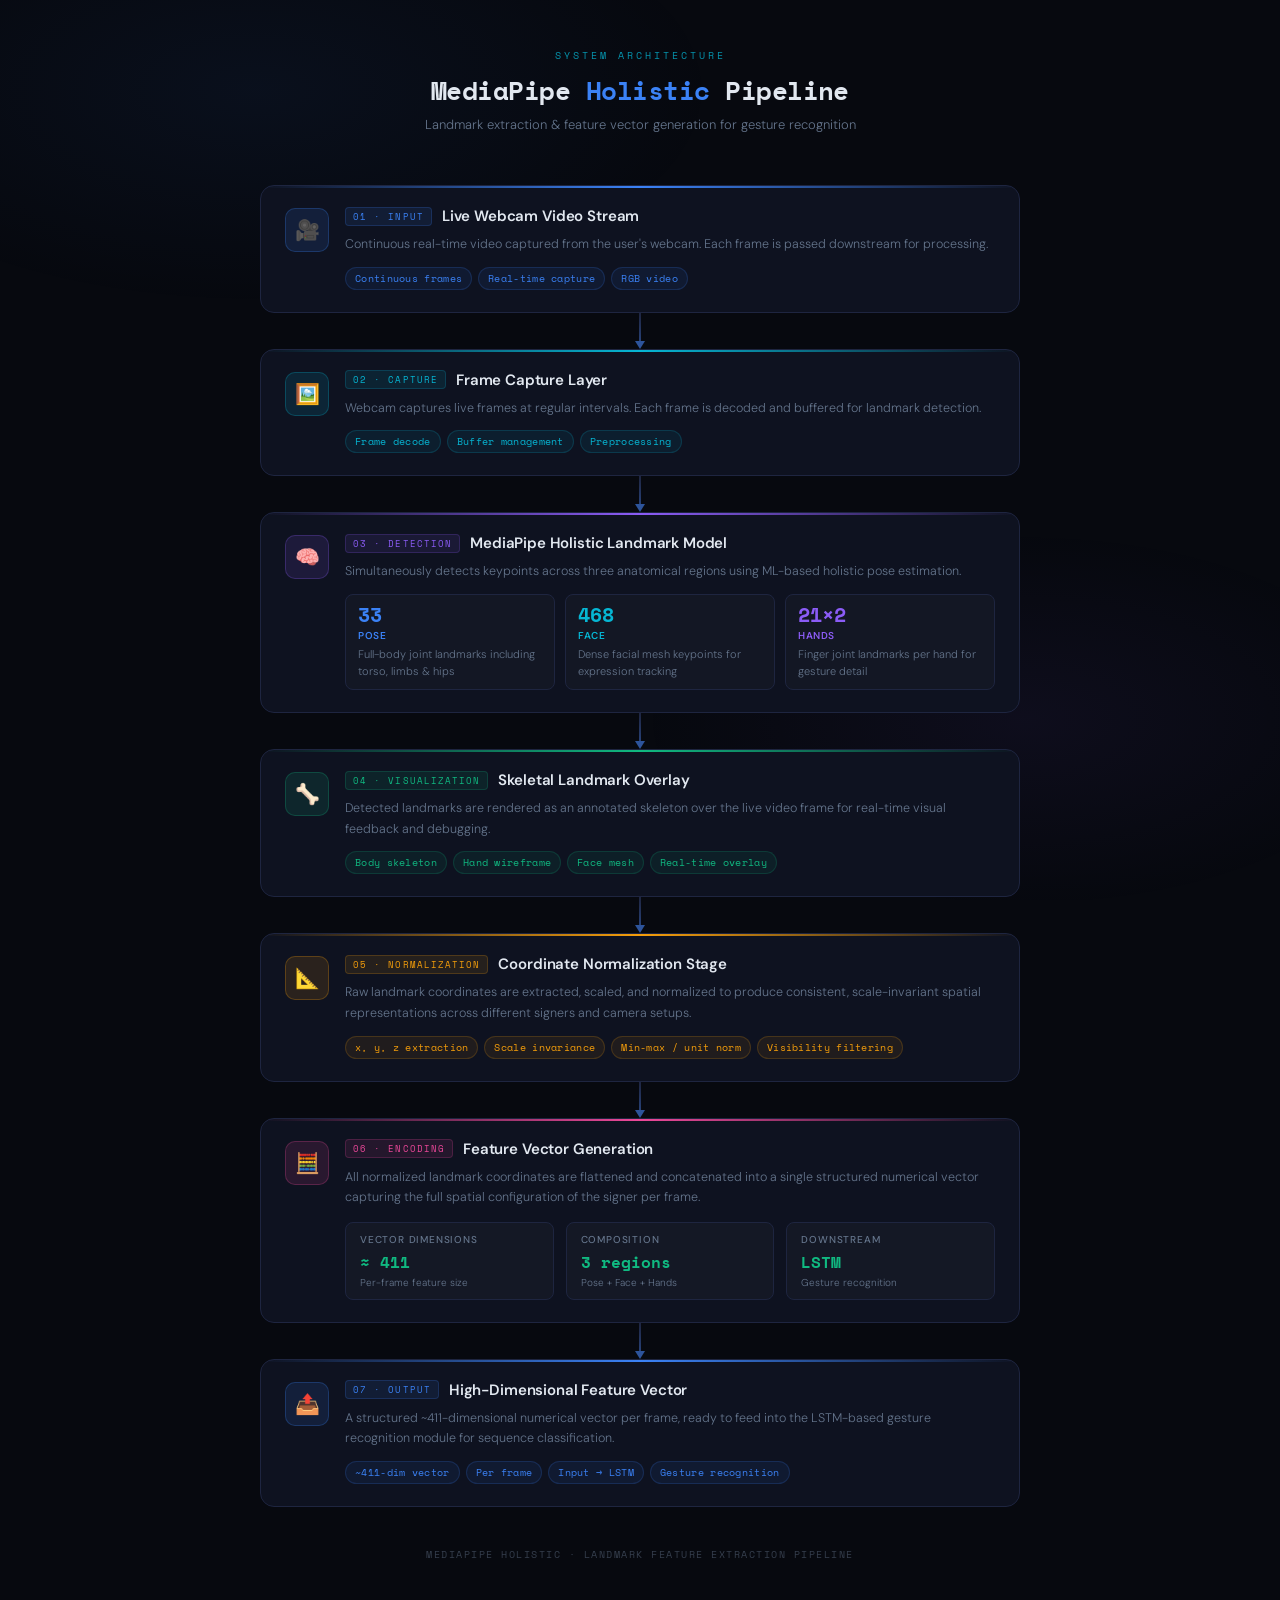
<file: detaildig.html>
<!DOCTYPE html>
<html lang="en">
<head>
<meta charset="UTF-8">
<meta name="viewport" content="width=device-width, initial-scale=1.0">
<title>MediaPipe Holistic Pipeline</title>
<link href="https://fonts.googleapis.com/css2?family=Space+Mono:wght@400;700&family=DM+Sans:wght@300;400;500;600&display=swap" rel="stylesheet">
<style>
  :root {
    --bg: #07090f;
    --surface: #0e1220;
    --border: #1e2540;
    --glow-blue: #3b82f6;
    --glow-cyan: #06b6d4;
    --glow-violet: #8b5cf6;
    --glow-green: #10b981;
    --glow-orange: #f59e0b;
    --glow-pink: #ec4899;
    --text: #e2e8f0;
    --muted: #64748b;
    --accent: #94a3b8;
  }

  * { margin: 0; padding: 0; box-sizing: border-box; }

  body {
    background: var(--bg);
    font-family: 'DM Sans', sans-serif;
    color: var(--text);
    min-height: 100vh;
    display: flex;
    flex-direction: column;
    align-items: center;
    padding: 48px 24px;
    overflow-x: hidden;
  }

  body::before {
    content: '';
    position: fixed;
    inset: 0;
    background:
      radial-gradient(ellipse 60% 40% at 20% 10%, rgba(59,130,246,0.06) 0%, transparent 60%),
      radial-gradient(ellipse 50% 35% at 80% 80%, rgba(139,92,246,0.06) 0%, transparent 60%);
    pointer-events: none;
    z-index: 0;
  }

  .wrapper {
    position: relative;
    z-index: 1;
    width: 100%;
    max-width: 760px;
  }

  header {
    text-align: center;
    margin-bottom: 52px;
  }

  header .label {
    font-family: 'Space Mono', monospace;
    font-size: 10px;
    letter-spacing: 0.3em;
    text-transform: uppercase;
    color: var(--glow-cyan);
    margin-bottom: 12px;
    opacity: 0.8;
  }

  header h1 {
    font-family: 'Space Mono', monospace;
    font-size: clamp(18px, 3vw, 26px);
    font-weight: 700;
    color: var(--text);
    letter-spacing: -0.02em;
    line-height: 1.2;
  }

  header h1 span {
    color: var(--glow-blue);
  }

  header p {
    margin-top: 10px;
    font-size: 13px;
    color: var(--muted);
    font-weight: 300;
  }

  /* ── Pipeline container ── */
  .pipeline {
    display: flex;
    flex-direction: column;
    align-items: center;
    gap: 0;
  }

  /* ── Each stage card ── */
  .stage {
    width: 100%;
    border-radius: 14px;
    border: 1px solid var(--border);
    background: var(--surface);
    overflow: hidden;
    position: relative;
    opacity: 0;
    transform: translateY(18px);
    animation: rise 0.5s ease forwards;
  }

  .stage::before {
    content: '';
    position: absolute;
    inset: 0;
    border-radius: inherit;
    opacity: 0;
    transition: opacity 0.3s;
    pointer-events: none;
  }

  .stage:hover::before { opacity: 1; }

  /* Color variants */
  .stage.blue   { --c: var(--glow-blue);   }
  .stage.cyan   { --c: var(--glow-cyan);   }
  .stage.violet { --c: var(--glow-violet); }
  .stage.green  { --c: var(--glow-green);  }
  .stage.orange { --c: var(--glow-orange); }
  .stage.pink   { --c: var(--glow-pink);   }

  .stage::after {
    content: '';
    position: absolute;
    top: 0; left: 0; right: 0;
    height: 2px;
    background: linear-gradient(90deg, transparent, var(--c), transparent);
    border-radius: 14px 14px 0 0;
  }

  .stage:hover {
    border-color: color-mix(in srgb, var(--c) 40%, transparent);
    box-shadow: 0 0 30px color-mix(in srgb, var(--c) 12%, transparent);
  }

  /* Stage delays */
  .stage:nth-child(1)  { animation-delay: 0.05s; }
  .stage:nth-child(3)  { animation-delay: 0.15s; }
  .stage:nth-child(5)  { animation-delay: 0.25s; }
  .stage:nth-child(7)  { animation-delay: 0.35s; }
  .stage:nth-child(9)  { animation-delay: 0.45s; }
  .stage:nth-child(11) { animation-delay: 0.55s; }
  .stage:nth-child(13) { animation-delay: 0.65s; }

  @keyframes rise {
    to { opacity: 1; transform: translateY(0); }
  }

  .stage-inner {
    padding: 20px 24px 22px;
    display: grid;
    grid-template-columns: 44px 1fr;
    gap: 16px;
    align-items: start;
  }

  .stage-icon {
    width: 44px;
    height: 44px;
    border-radius: 10px;
    background: color-mix(in srgb, var(--c) 12%, transparent);
    border: 1px solid color-mix(in srgb, var(--c) 25%, transparent);
    display: flex;
    align-items: center;
    justify-content: center;
    font-size: 20px;
    flex-shrink: 0;
    margin-top: 2px;
  }

  .stage-content {}

  .stage-header {
    display: flex;
    align-items: center;
    gap: 10px;
    margin-bottom: 8px;
  }

  .stage-num {
    font-family: 'Space Mono', monospace;
    font-size: 9px;
    letter-spacing: 0.12em;
    color: var(--c);
    background: color-mix(in srgb, var(--c) 10%, transparent);
    border: 1px solid color-mix(in srgb, var(--c) 20%, transparent);
    padding: 2px 7px;
    border-radius: 4px;
    text-transform: uppercase;
  }

  .stage-title {
    font-size: 15px;
    font-weight: 600;
    color: var(--text);
    letter-spacing: -0.01em;
  }

  .stage-desc {
    font-size: 12.5px;
    color: var(--muted);
    line-height: 1.65;
    font-weight: 300;
    margin-bottom: 12px;
  }

  /* Bullet pills */
  .pills {
    display: flex;
    flex-wrap: wrap;
    gap: 6px;
    margin-top: 4px;
  }

  .pill {
    font-family: 'Space Mono', monospace;
    font-size: 10px;
    color: var(--c);
    background: color-mix(in srgb, var(--c) 8%, transparent);
    border: 1px solid color-mix(in srgb, var(--c) 18%, transparent);
    padding: 3px 9px;
    border-radius: 100px;
    letter-spacing: 0.03em;
  }

  /* ── Special: MediaPipe tri-split ── */
  .mediapipe-split {
    display: grid;
    grid-template-columns: 1fr 1fr 1fr;
    gap: 10px;
    margin-top: 12px;
  }

  .mp-region {
    border-radius: 8px;
    padding: 10px 12px;
    background: rgba(255,255,255,0.02);
    border: 1px solid var(--border);
  }

  .mp-region-title {
    font-size: 10px;
    font-weight: 600;
    letter-spacing: 0.06em;
    text-transform: uppercase;
    margin-bottom: 4px;
  }

  .mp-region.pose  .mp-region-title { color: var(--glow-blue); }
  .mp-region.face  .mp-region-title { color: var(--glow-cyan); }
  .mp-region.hands .mp-region-title { color: var(--glow-violet); }

  .mp-region p {
    font-size: 11px;
    color: var(--muted);
    line-height: 1.5;
    font-weight: 300;
  }

  .mp-region .count {
    font-family: 'Space Mono', monospace;
    font-size: 20px;
    font-weight: 700;
    line-height: 1;
    margin-bottom: 4px;
  }

  .mp-region.pose  .count { color: var(--glow-blue); }
  .mp-region.face  .count { color: var(--glow-cyan); }
  .mp-region.hands .count { color: var(--glow-violet); }

  /* ── Arrow connector ── */
  .connector {
    display: flex;
    flex-direction: column;
    align-items: center;
    height: 36px;
    justify-content: center;
    gap: 0;
    flex-shrink: 0;
    opacity: 0;
    animation: rise 0.4s ease forwards;
  }

  .connector:nth-child(2)  { animation-delay: 0.10s; }
  .connector:nth-child(4)  { animation-delay: 0.20s; }
  .connector:nth-child(6)  { animation-delay: 0.30s; }
  .connector:nth-child(8)  { animation-delay: 0.40s; }
  .connector:nth-child(10) { animation-delay: 0.50s; }
  .connector:nth-child(12) { animation-delay: 0.60s; }

  .connector .line {
    width: 2px;
    flex: 1;
    background: linear-gradient(to bottom, var(--border), color-mix(in srgb, var(--glow-blue) 30%, var(--border)));
  }

  .connector .arrow {
    width: 0;
    height: 0;
    border-left: 5px solid transparent;
    border-right: 5px solid transparent;
    border-top: 8px solid color-mix(in srgb, var(--glow-blue) 50%, var(--border));
  }

  /* ── Output card ── */
  .output-badge {
    margin-top: 14px;
    display: flex;
    gap: 12px;
    flex-wrap: wrap;
  }

  .badge {
    border-radius: 8px;
    padding: 10px 14px;
    background: rgba(255,255,255,0.025);
    border: 1px solid var(--border);
    flex: 1;
    min-width: 120px;
  }

  .badge-label {
    font-size: 10px;
    font-weight: 500;
    letter-spacing: 0.08em;
    text-transform: uppercase;
    color: var(--muted);
    margin-bottom: 4px;
  }

  .badge-value {
    font-family: 'Space Mono', monospace;
    font-size: 16px;
    font-weight: 700;
    color: var(--glow-green);
  }

  .badge-sub {
    font-size: 10px;
    color: var(--muted);
    margin-top: 2px;
    font-weight: 300;
  }

  /* footer */
  footer {
    margin-top: 40px;
    text-align: center;
    font-family: 'Space Mono', monospace;
    font-size: 10px;
    color: var(--muted);
    letter-spacing: 0.15em;
    text-transform: uppercase;
    opacity: 0.5;
  }
</style>
</head>
<body>
<div class="wrapper">

  <header>
    <div class="label">System Architecture</div>
    <h1>MediaPipe <span>Holistic</span> Pipeline</h1>
    <p>Landmark extraction & feature vector generation for gesture recognition</p>
  </header>

  <div class="pipeline">

    <!-- 1. Input -->
    <div class="stage blue" style="animation-delay:0.05s">
      <div class="stage-inner">
        <div class="stage-icon">🎥</div>
        <div class="stage-content">
          <div class="stage-header">
            <span class="stage-num">01 · Input</span>
            <span class="stage-title">Live Webcam Video Stream</span>
          </div>
          <p class="stage-desc">Continuous real-time video captured from the user's webcam. Each frame is passed downstream for processing.</p>
          <div class="pills">
            <span class="pill">Continuous frames</span>
            <span class="pill">Real-time capture</span>
            <span class="pill">RGB video</span>
          </div>
        </div>
      </div>
    </div>

    <div class="connector"><div class="line"></div><div class="arrow"></div></div>

    <!-- 2. Frame Capture -->
    <div class="stage cyan" style="animation-delay:0.15s">
      <div class="stage-inner">
        <div class="stage-icon">🖼️</div>
        <div class="stage-content">
          <div class="stage-header">
            <span class="stage-num">02 · Capture</span>
            <span class="stage-title">Frame Capture Layer</span>
          </div>
          <p class="stage-desc">Webcam captures live frames at regular intervals. Each frame is decoded and buffered for landmark detection.</p>
          <div class="pills">
            <span class="pill">Frame decode</span>
            <span class="pill">Buffer management</span>
            <span class="pill">Preprocessing</span>
          </div>
        </div>
      </div>
    </div>

    <div class="connector"><div class="line"></div><div class="arrow"></div></div>

    <!-- 3. MediaPipe -->
    <div class="stage violet" style="animation-delay:0.25s">
      <div class="stage-inner">
        <div class="stage-icon">🧠</div>
        <div class="stage-content">
          <div class="stage-header">
            <span class="stage-num">03 · Detection</span>
            <span class="stage-title">MediaPipe Holistic Landmark Model</span>
          </div>
          <p class="stage-desc">Simultaneously detects keypoints across three anatomical regions using ML-based holistic pose estimation.</p>

          <div class="mediapipe-split">
            <div class="mp-region pose">
              <div class="count">33</div>
              <div class="mp-region-title">Pose</div>
              <p>Full-body joint landmarks including torso, limbs &amp; hips</p>
            </div>
            <div class="mp-region face">
              <div class="count">468</div>
              <div class="mp-region-title">Face</div>
              <p>Dense facial mesh keypoints for expression tracking</p>
            </div>
            <div class="mp-region hands">
              <div class="count">21×2</div>
              <div class="mp-region-title">Hands</div>
              <p>Finger joint landmarks per hand for gesture detail</p>
            </div>
          </div>
        </div>
      </div>
    </div>

    <div class="connector"><div class="line"></div><div class="arrow"></div></div>

    <!-- 4. Skeletal Viz -->
    <div class="stage green" style="animation-delay:0.35s">
      <div class="stage-inner">
        <div class="stage-icon">🦴</div>
        <div class="stage-content">
          <div class="stage-header">
            <span class="stage-num">04 · Visualization</span>
            <span class="stage-title">Skeletal Landmark Overlay</span>
          </div>
          <p class="stage-desc">Detected landmarks are rendered as an annotated skeleton over the live video frame for real-time visual feedback and debugging.</p>
          <div class="pills">
            <span class="pill">Body skeleton</span>
            <span class="pill">Hand wireframe</span>
            <span class="pill">Face mesh</span>
            <span class="pill">Real-time overlay</span>
          </div>
        </div>
      </div>
    </div>

    <div class="connector"><div class="line"></div><div class="arrow"></div></div>

    <!-- 5. Normalization -->
    <div class="stage orange" style="animation-delay:0.45s">
      <div class="stage-inner">
        <div class="stage-icon">📐</div>
        <div class="stage-content">
          <div class="stage-header">
            <span class="stage-num">05 · Normalization</span>
            <span class="stage-title">Coordinate Normalization Stage</span>
          </div>
          <p class="stage-desc">Raw landmark coordinates are extracted, scaled, and normalized to produce consistent, scale-invariant spatial representations across different signers and camera setups.</p>
          <div class="pills">
            <span class="pill">x, y, z extraction</span>
            <span class="pill">Scale invariance</span>
            <span class="pill">Min-max / unit norm</span>
            <span class="pill">Visibility filtering</span>
          </div>
        </div>
      </div>
    </div>

    <div class="connector"><div class="line"></div><div class="arrow"></div></div>

    <!-- 6. Feature Vector -->
    <div class="stage pink" style="animation-delay:0.55s">
      <div class="stage-inner">
        <div class="stage-icon">🧮</div>
        <div class="stage-content">
          <div class="stage-header">
            <span class="stage-num">06 · Encoding</span>
            <span class="stage-title">Feature Vector Generation</span>
          </div>
          <p class="stage-desc">All normalized landmark coordinates are flattened and concatenated into a single structured numerical vector capturing the full spatial configuration of the signer per frame.</p>

          <div class="output-badge">
            <div class="badge">
              <div class="badge-label">Vector dimensions</div>
              <div class="badge-value">≈ 411</div>
              <div class="badge-sub">Per-frame feature size</div>
            </div>
            <div class="badge">
              <div class="badge-label">Composition</div>
              <div class="badge-value">3 regions</div>
              <div class="badge-sub">Pose + Face + Hands</div>
            </div>
            <div class="badge">
              <div class="badge-label">Downstream</div>
              <div class="badge-value">LSTM</div>
              <div class="badge-sub">Gesture recognition</div>
            </div>
          </div>
        </div>
      </div>
    </div>

    <div class="connector"><div class="line"></div><div class="arrow"></div></div>

    <!-- 7. Output -->
    <div class="stage blue" style="animation-delay:0.65s">
      <div class="stage-inner">
        <div class="stage-icon">📤</div>
        <div class="stage-content">
          <div class="stage-header">
            <span class="stage-num">07 · Output</span>
            <span class="stage-title">High-Dimensional Feature Vector</span>
          </div>
          <p class="stage-desc">A structured ~411-dimensional numerical vector per frame, ready to feed into the LSTM-based gesture recognition module for sequence classification.</p>
          <div class="pills">
            <span class="pill">~411-dim vector</span>
            <span class="pill">Per frame</span>
            <span class="pill">Input → LSTM</span>
            <span class="pill">Gesture recognition</span>
          </div>
        </div>
      </div>
    </div>

  </div><!-- /pipeline -->

  <footer>MediaPipe Holistic · Landmark Feature Extraction Pipeline</footer>

</div>
</body>
</html>
</file>
